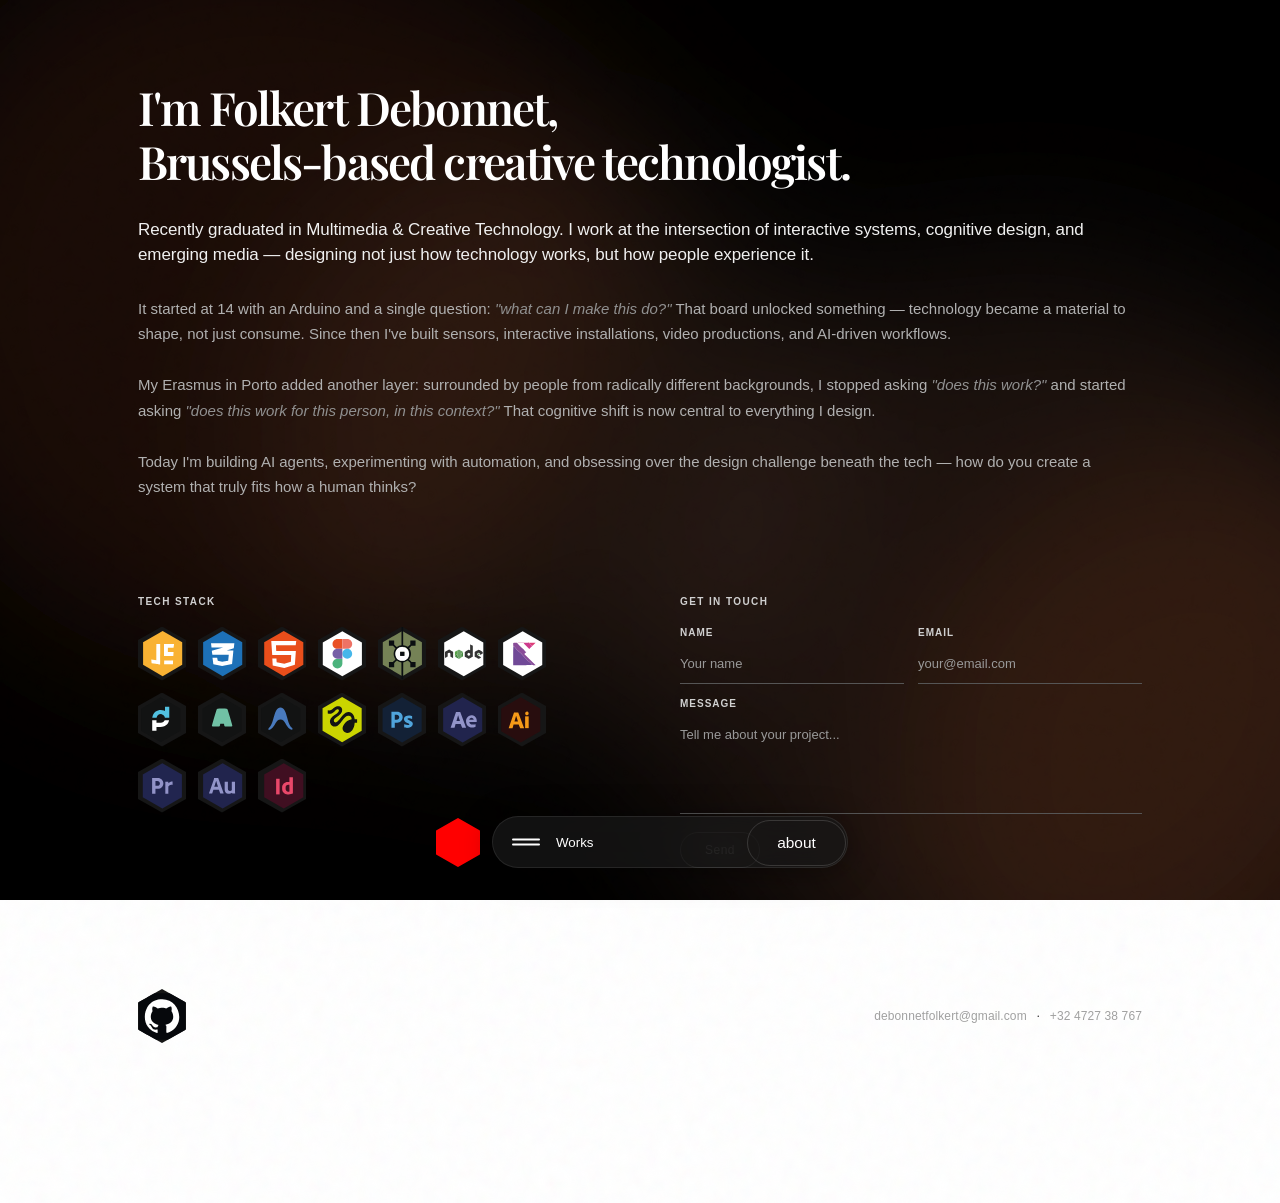
<file: About.html>
<!DOCTYPE html>
<html lang="en">

<head>
    <meta charset="UTF-8">
    <meta name="viewport" content="width=device-width, initial-scale=1.0">
    <title>About | Folkert Debonnet</title>
    <meta name="description"
        content="Folkert Debonnet — Brussels-based creative technologist. Multimedia & Creative Technology graduate with a passion for interactive systems and human-centered design.">
    <link rel="preconnect" href="https://fonts.googleapis.com">
    <link rel="preconnect" href="https://fonts.gstatic.com" crossorigin>
    <link rel="stylesheet" href="index.css">
    <link rel="stylesheet" href="about.css">
    <link rel="stylesheet" href="flare-background.css">
    <link rel="stylesheet" href="transitions.css">
    <link rel="icon" href="Tech stack/favicon.ico">
    <script src="index.js" defer></script>
</head>

<body class="page-about">

    <!-- FlareStudio Background -->
    <div class="flare-background">
        <div class="flare-blob-container">
            <div class="flare-blob flare-blob--1"></div>
            <div class="flare-blob flare-blob--2"></div>
            <div class="flare-blob flare-blob--3"></div>
            <div class="flare-blob flare-blob--4"></div>
        </div>
        <div class="flare-grain"></div>
    </div>

    <!-- SVG Filter for the liquid blur effect -->
    <svg style="position: absolute; width: 0; height: 0;" aria-hidden="true">
        <defs>
            <filter id="flare-blur" x="-50%" y="-50%" width="200%" height="200%">
                <feGaussianBlur stdDeviation="80" />
            </filter>
        </defs>
    </svg>

    <div class="page-transition-wrapper">
        <div class="about-page">

            <!-- ══════════════════════════════════════════
         BIO — Full width, spacious
    ══════════════════════════════════════════ -->
            <section class="about-bio">
                <h1 class="about-headline">
                    I'm Folkert Debonnet,<br>
                    Brussels-based creative technologist.
                </h1>
                <p class="about-subtext">
                    Recently graduated in Multimedia &amp; Creative Technology. I work at the intersection of
                    interactive systems, cognitive design, and emerging media — designing not just how technology works,
                    but how people experience it.
                </p>
                <p class="about-story">
                    It started at 14 with an Arduino and a single question: <em>"what can I make this do?"</em> That
                    board unlocked something — technology became a material to shape, not just consume. Since then I've
                    built sensors, interactive installations, video productions, and AI-driven workflows.
                    <br><br>
                    My Erasmus in Porto added another layer: surrounded by people from radically different backgrounds,
                    I stopped asking <em>"does this work?"</em> and started asking <em>"does this work for this person,
                        in this context?"</em> That cognitive shift is now central to everything I design.
                    <br><br>
                    Today I'm building AI agents, experimenting with automation, and obsessing over the design challenge
                    beneath the tech — how do you create a system that truly fits how a human thinks?
                </p>
            </section>

            <!-- ══════════════════════════════════════════
         BOTTOM ROW — Tech Stack + Get In Touch
         Side by side in a 2-column grid
    ══════════════════════════════════════════ -->
            <div class="about-bottom-row">

                <!-- Tech Stack (left) -->
                <section class="about-tech">
                    <h2 class="about-section-label">Tech Stack</h2>
                    <div class="tech-hex-grid">
                        <div class="tech-hex" title="JavaScript">
                            <svg xmlns="http://www.w3.org/2000/svg" viewBox="0 0 939.68 985.5">
                                <polygon fill="#f9b233"
                                    points="99.55 263.21 99.55 705.35 482.45 926.42 865.36 705.35 865.36 263.21 482.45 42.14 99.55 263.21" />
                                <polygon fill="#fff" fill-rule="evenodd"
                                    points="433.46 696.29 358.69 684.47 359.2 294.6 434.23 294.7 433.46 696.29" />
                                <polygon fill="#fff" fill-rule="evenodd"
                                    points="433.85 624.04 422.35 692.06 266.2 674.6 258.86 601.68 433.85 624.04" />
                                <polygon fill="#fff" fill-rule="evenodd"
                                    points="706.04 294.65 696.06 370.25 509.28 368.75 509.28 294.65 706.04 294.65" />
                                <rect fill="#fff" x="509.56" y="328.71" width="75.02" height="177.19"
                                    transform="translate(-1.32 1.73) rotate(-.18)" />
                                <polygon fill="#fff" fill-rule="evenodd"
                                    points="696.15 454.53 691.36 529.56 509.28 530.03 509.28 454.53 696.15 454.53" />
                                <polygon fill="#fff" fill-rule="evenodd"
                                    points="686.81 618.08 683.97 693.06 511.5 693.06 512.72 621.18 686.81 618.08" />
                            </svg>
                        </div>
                        <div class="tech-hex" title="CSS">
                            <svg xmlns="http://www.w3.org/2000/svg" viewBox="0 0 939.68 985.5">
                                <polygon fill="#1d71b8"
                                    points="100.33 263.21 100.33 705.35 483.24 926.42 866.15 705.35 866.15 263.21 483.24 42.14 100.33 263.21" />
                                <polygon fill="#fff" fill-rule="evenodd"
                                    points="692.32 426.43 685.4 508.88 666.73 690.59 471.97 729.38 472.37 729.41 300.63 693.94 289.43 607.14 289.13 607.34 283.25 564.35 375.14 564.81 387 626.55 472.47 646.32 472.47 645.96 590.88 622.88 602.63 508.88 281.54 507.11 270 427.74 270.57 427.74 270.57 427.74 491.57 366.11 264.88 366.33 254.64 283.66 711.84 283.66 700.46 382.25 561.6 426.43 692.32 426.43" />
                            </svg>
                        </div>
                        <div class="tech-hex" title="HTML">
                            <svg xmlns="http://www.w3.org/2000/svg" viewBox="0 0 939.68 985.5">
                                <polygon fill="#e94e1b"
                                    points="121.47 263.21 121.47 705.35 504.38 926.42 887.28 705.35 887.28 263.21 504.38 42.14 121.47 263.21" />
                                <path fill="#fff" fill-rule="evenodd"
                                    d="M741.51,431.75l-19.81,273.17-205.95,63.33-.48-1.56-.3,1.23-227.13-50.93-7.64-134.39,80.78-.05,4.11,69.9,149.45,31.51h0l129.09-39.69,6.35-131.62h-359.05v-.51l-11.61.51c0-.07-.01-.19-.02-.34-.72-12.33-19.43-272.51-19.43-272.51h489.04l-10.79,80.91h-386.18l4.84,111.03h384.75Z" />
                            </svg>
                        </div>
                        <div class="tech-hex" title="Figma">
                            <svg xmlns="http://www.w3.org/2000/svg" viewBox="0 0 939.68 985.5">
                                <polygon fill="#fff"
                                    points="93.76 266.74 93.76 708.88 476.67 929.96 859.57 708.88 859.57 266.74 476.67 45.67 93.76 266.74" />
                                <path fill="#e95025"
                                    d="M284.42,295.56c0-53.09,43.04-96.13,96.13-96.13h96.13v192.25h-96.13c-53.09,0-96.13-43.04-96.13-96.13Z" />
                                <path fill="#ee7265"
                                    d="M476.67,199.44h96.13c53.09,0,96.13,43.04,96.13,96.13s-43.04,96.13-96.13,96.13h-96.13v-192.25Z" />
                                <path fill="#46b7ea"
                                    d="M476.67,487.81c0-53.09,43.04-96.13,96.13-96.13s96.13,43.04,96.13,96.13-43.04,96.13-96.13,96.13-96.13-43.04-96.13-96.13Z" />
                                <path fill="#4cb37d"
                                    d="M284.42,680.06c0-53.09,43.04-96.13,96.13-96.13h96.13v96.13c0,53.09-43.04,96.13-96.13,96.13s-96.13-43.04-96.13-96.13Z" />
                                <path fill="#765fa6"
                                    d="M284.42,487.81c0-53.09,43.04-96.13,96.13-96.13h96.13v192.25h-96.13c-53.09,0-96.13-43.04-96.13-96.13Z" />
                            </svg>
                        </div>
                        <div class="tech-hex" title="TouchDesigner">
                            <svg xmlns="http://www.w3.org/2000/svg" viewBox="0 0 939.68 985.5">
                                <polygon fill="#758256"
                                    points="93.76 263.21 93.76 705.35 476.67 926.42 859.57 705.35 859.57 263.21 476.67 42.14 93.76 263.21" />
                                <path fill="#0a0e11"
                                    d="M492.93-77.57l.02,396.84c32.46.73,61.38,16.3,88.02,33.27,3.54.01,51.41-44.64,51.41-48.19v-73.04c0-.35,4.63-4.98,4.98-4.98h97.95v102.93h-78.02c-3.49,0-42.28,43.38-50.65,48.1,52.97,66.77,51.48,155.09-.56,222.09,10.38,5.6,47.66,48.55,54.53,48.55h74.7v102.93h-97.95c-.35,0-4.98-4.63-4.98-4.98v-76.36c0-3.4-42.92-41.11-48.63-47.65-29.22,15.14-55.92,31.06-89.39,35.8l-1.43,330.4h-33.2l-1.43-330.4c-33.24-5.37-61.63-17.48-89.4-35.95-5.86,7.17-51.94,47.48-51.94,51.12v78.02h-102.93v-102.93h78.02c3.67,0,51.61-47.8,51.59-51.47-50.97-65.09-48.59-152.65-.48-218.65-9.07-4.63-47.59-48.62-51.11-48.62h-78.02v-102.93h97.95c.35,0,4.98,4.63,4.98,4.98v76.36c0,3.41,43.03,41.09,48.62,47.8,28.89-17.69,58.88-35.71,94.13-36.2l.02-396.84c11.04-.01,22.16-.01,33.2,0ZM455.61,353.35c-170.42,23.39-141.6,288.19,35.26,270.98,178.04-17.32,151.52-296.61-35.26-270.98Z" />
                                <path fill="#fdfdfd"
                                    d="M453.81,355.22c186.78-25.63,213.3,253.67,35.26,270.98-176.86,17.2-205.68-247.6-35.26-270.98ZM517.7,447.32h-83.01v79.69h83.01v-79.69Z" />
                                <rect fill="#0a0e11" x="433.16" y="450.44" width="83.01" height="79.69" />
                            </svg>
                        </div>
                        <div class="tech-hex" title="NodeJS">
                            <svg xmlns="http://www.w3.org/2000/svg" viewBox="0 0 939.68 985.5">
                                <polygon fill="#fff"
                                    points="121.47 266.74 121.47 708.88 504.38 929.96 887.28 708.88 887.28 266.74 504.38 45.67 121.47 266.74" />
                                <path fill="#353535"
                                    d="M217.65,406.58c13.29,7.22,26.57,14.6,39.68,22.13,3.35,1.92,6.84,3.62,10.15,5.53,2.45,1.41,5.57,3.94,8.31,5.53,6.18,3.61,12.81,6.58,18.46,11.07.15,1.25,1.81,3.31,1.85,3.69.46,5.21-.1,11.24,0,16.6.11,6.12.05,12.32,0,18.44-.05,6.13.04,12.31,0,18.44-.04,5.93-.09,12.56,0,18.44.02,1.54-.03,3.07,0,4.61-1.58,2.34-1.54,7.99,0,10.14-.02,1.23.02,2.46,0,3.69-.1,5.67-.81,12.34-.92,18.44-.01.61.01,1.23,0,1.84,0,.31,0,.61,0,.92-.02,1.02-.92,2.27-.92,2.77-1.65.67-2.58.81-4.31.24-7.41-2.42-24.39-13.38-32.6-17.77-3.02-1.61-7.02-5.87-11.07-6.46-4.8-5.46-3.52-11.83-3.69-18.44-.16-6.12.02-12.32,0-18.44-.02-5.07-.04-10.17-.04-15.25,0-4.44,2.18-6.77-1.28-11.55-1.28-1.76-20.23-12.91-22.63-13.42-3.08-.65-7.49.51-9.27,3.33-2.71.38-4.94,2.43-7.38,3.69-8.59,4.41-11.37,4.44-12,14.76-.36,5.96.06,12.4,0,18.44-.06,6.13.11,12.31,0,18.44-.07,3.75.8,13.12-.92,15.68-.29.43-4.73,4.08-5.54,4.61-5.07,3.36-12.84,6.93-18.46,10.14-3.69,2.11-7.4,4.4-11.07,6.46-2.39,1.33-5.27,3.61-7.38,4.61-5.87,2.78-8.62,2.35-9.23-4.61-.5-5.75.06-12.53,0-18.44s.03-12.31,0-18.44-.01-12.31,0-18.44-.03-12.31,0-18.44c.03-6.14-.08-12.31,0-18.44.06-4.49-.88-15.02,0-18.44.51-1.98,7.15-6.08,9.23-7.38,11.94-7.45,26.32-15.08,38.76-22.13,3.71-2.11,7.38-4.39,11.07-6.46,1.64-.92,3.76-1.8,5.54-2.77,3.48-1.9,12.14-7.92,15.69-7.38Z" />
                                <path fill="#353535"
                                    d="M663.36,320.81c1.87.89,2.62,2.38,5.54,2.77,3.99,3.96,9.87,4.95,12.92,10.14v191.83c-.28,5.59,1.43,15.7-1.83,19.84l-29.54,17.97c-2.71.39-3.52,1.75-5.54,2.77-6.48,3.26-12.22,7.56-18.46,11.07-2.12,1.19-7.84,1.68-7.38,4.61-4.05.59-7.47,3.96-11.07,5.53-9.32,4.07-10.66-2.01-18.46-4.61-.41-.14-.81-.78-1.85-.92-5.11-4.01-11.01-6.92-16.61-10.14-12.2-7.03-24.75-13.66-36.91-20.29-2.02-1.1-6.7-5.91-9.23-6.46-.08-.59.12-1.32,0-1.84-.1-.44-.48-.79-.92-.92-.63-4.31.01-11,0-15.68-.01-6.14,0-12.31,0-18.44s-.04-12.31,0-18.44-.1-12.31,0-18.44c.08-4.62-.91-13.92.92-17.52,1.22-2.4,6.61-4.88,9.23-6.46,12.08-7.27,24.65-14.22,36.91-21.21,5.84-3.33,11.67-6.91,17.53-10.14.36-.2.62-.76.92-.92,5.95-3.24,11.49-7.11,18.46-4.61,1.85.66,7.68,4.21,10.15,5.53,1.65.88,8.21,7.31,10.66,3.74.98-1.43.38-18.67.41-22.18.06-6.14-.02-12.31,0-18.44s-.02-12.31,0-18.44-.04-12.31,0-18.44-1.05-30.64.48-34.1c.9-2.02,3.83-3.58,6.01-2.4,9.15,5.17,18.17,10.75,27.65,15.29ZM589.54,476.67c-2.88,1.69-12.29,4.66-12.92,7.86-.29,1.48.06,3.44,0,5.05-.21,5.94-.21,12.5,0,18.44.07,1.91-.49,4.93.45,6.47,4.14,2.47,8.32,4.92,12.47,7.36,2.08,1.22,11.45,7.08,12.67,7.26,3.01.44,4.37-2.84,5.79-3.57.41-.21,1.67,0,2.67-.53,6.15-3.29,11.93-7.28,18.11-10.53.23-4.53,1.44-29.68-.15-31.46-7.19-3.32-13.58-8.38-20.63-11.9-1.47-.73-4.18-2.59-5.61-2.33-3.8,2.02-7.58,4.09-11.35,6.17-.84.46-1.23,1.53-1.5,1.69Z" />
                                <path fill="#353535"
                                    d="M811.01,414.88c.6.33,1.25.59,1.85.92,5.47,3.05,11.26,6.16,16.61,9.22,12.03,6.88,25.24,14.7,36.91,22.13,1.91,1.22,7.29,3.63,8.31,5.53,1.42,2.68,1.1,14.72.92,18.44-.19,4.06.64,7.62-2.25,11.12-2.55,3.09-20.58,12.77-25.43,15.62-4.1,2.41-14.91,7.09-17.53,10.14-.24.28-.76.47-.92.92-2.5.42-6.67.05-7.38-2.77-.87-3.44.18-12.22,0-16.6-.09-2.15.55-5.67-.47-7.38-.5-.84-8.9-5.54-10.61-6.46-2.52-1.35-6.73-4.27-9.23-4.61-2.44-2.81-4.73-3.33-8.34-2.33-3.11.86-18.29,10.09-21.19,12.48-.81.67-1.22.77-1.85,1.84-.17.28-.84.56-.92.92-.31,1.42.07,3.86,0,5.53-.31,7.58-.18,15.48.48,23.04,1.4,3.11,18.67,10.63,22.59,12.93.31.18.56.71.92.92,5.83,3.39,11.71,6.75,17.53,10.14,10.76,6.26,21.51,12.61,32.22,18.98,2.58,2.65,1.82,3.97.08,6.85-2.4-.06-11.94,6.79-14.76,8.3-5.35,2.85-29.51,16.62-33.22,16.6-.07,0-.26-.75-.92-.92-.54-.14-1.41.17-1.85,0-7.33-2.84-19.47-11.6-27.06-15.84-3.04-1.7-7.4-3.08-9.85-4.45-.72-.4-2.03-1.84-3.69-2.77-4.91-2.75-9.84-5.55-14.76-8.3s-13.49-9.46-18.46-10.14c-.02-.6.1-1.32,0-1.84-.09-.44-.49-.8-.92-.92-.12-.56.13-1.31,0-1.84.18-28.57-.24-57.2,0-85.77,0-.31,0-.61,0-.92,0-.15.92-.99.92-1.84,6.07-3.8,12.26-7.48,18.46-11.07,3.69-2.14,7.39-4.33,11.07-6.46,2.59-1.49,5.03-3.25,7.38-4.61,7.1-4.1,14.65-7.81,21.84-11.83,4.64-2.59,10.69-7.32,15.07-9.38.39-.18,1.31.15,1.85,0,.31-.09.71-.91.92-.92,4.1-.21,11.8,5.21,15.69,7.38Z" />
                                <path fill="#6ba166"
                                    d="M811.01,487.74c.19.61.82,1.3.92,1.84.35,1.97.24,15.5-.45,16.61-.41.66-12.31,7.6-13.38,7.89-2.33.63-2.63.32-4.63-.52-3.1-1.31-8.32-6.52-12-6.46v-17.52c1.32-.5,9.12-7.08,12-8.3,6.52-2.76,11.25,5.21,17.53,6.46Z" />
                                <path fill="#58a249"
                                    d="M387.44,420.42v122.66c-9.72-13.1-15.86-30.39-24.73-43.99-.58-.88-1.06-2.47-2.48-2.12-2.6.65-23.13,41.16-27.23,46.11-3.13-4.45-1.73-11.08-1.85-16.6-.13-6.13.04-12.31,0-18.44s-.04-12.31,0-18.44c.04-6.13-.12-12.31,0-18.44.09-4.53-.5-10-.02-14.31,1.03-9.27,12.98-10.02,18.48-16.12,3.79-.88,8.85-3.25,11.07-6.46,3.29-.45,4.91-2.43,7.38-3.69,6.42-3.26,13.11-6.63,19.38-10.14Z" />
                                <path fill="#42883f"
                                    d="M387.44,543.08l23.07,44.27c-1.63.14-4.02-.32-5.54-.92-1.68-.67-5.25-3.42-7.38-4.61-3.69-2.06-7.36-4.36-11.07-6.46-6.05-3.41-12.57-6.71-18.46-10.14-1.53-.89-3.05-1.85-4.61-2.77-4.41-2.57-9.3-5.59-13.84-8.3-4.58-2.74-13.81-7.09-16.61-11.07,4.1-4.95,24.63-45.46,27.23-46.11,1.42-.35,1.91,1.24,2.48,2.12,8.87,13.6,15.01,30.89,24.73,43.99Z" />
                                <path fill="#6ba166"
                                    d="M423.43,413.96c.73.3.24,1.46,3.69,1.84-.49,2.23,1.14,1.91,2.43,2.6,4.08,2.19,8.34,4.33,12.34,6.62,12.19,6.98,24.94,13.96,36.91,21.21,3.83,2.32,5.19,3.51,8.31,6.46-2.13-.26-3.54,3.68-4.43,5.26-6.19,10.98-11.98,21.99-18.64,32.55-3.87-1.31-10.24-14.48-12.12-15.54-1.27-.71-3.04-.02-3.42,1.39l.78,88.85c-2.34,1.34-4.77,3.12-7.38,4.61-6.04,3.43-26.21,17.07-31.38,17.52l-23.07-44.27v-122.66c5.46-3.06,11.5-8.9,17.53-11.07,7.52-2.69,11.73,1.83,18.46,4.61Z" />
                                <path fill="#42883f"
                                    d="M487.11,452.7c.19.18.21.99.92.92,1.56,5.64.88,11.71.92,17.52.04,6.14-.01,12.31,0,18.44s.03,12.31,0,18.44.13,12.32,0,18.44.89,11.89-1.85,17.52c-.47,0-7.01,3.89-8.31,4.61-8.02,4.47-15.99,9.27-23.99,13.83v-75.62c2.06-2.08,6.62,5.51,6.47,7.37,2.83.79,1.88-2.3,2.75-3.69,6.66-10.56,12.45-21.57,18.64-32.55.89-1.58,2.31-5.52,4.43-5.26Z" />
                                <path fill="#58a249"
                                    d="M449.27,565.21l-.78-88.85c.37-1.41,2.15-2.1,3.42-1.39,1.88,1.05,8.25,14.23,12.12,15.54-.87,1.38.07,4.48-2.75,3.69.15-1.86-4.42-9.45-6.47-7.37v75.62c-2.01,1.14-3.83,1.79-5.54,2.77Z" />
                            </svg>
                        </div>
                        <div class="tech-hex" title="Kotlin">
                            <svg xmlns="http://www.w3.org/2000/svg" viewBox="0 0 939.68 985.5">
                                <polygon fill="#fff"
                                    points="100.33 266.74 100.33 708.88 483.24 929.96 866.15 708.88 866.15 266.74 483.24 45.67 100.33 266.74" />
                                <path fill="#704997"
                                    d="M299.91,345.59c8.61-.43,18.28,3.03,24.76,8.57,13.18,11.26,22.9,29.51,32.81,40.24,28.85,31.26,60.44,54.14,90.22,82.82,50.33,48.47,94.09,104.82,144.34,151.74,18.22,17.01,42.74,33.27,60.72,53.36,6.22,6.95,8.02,17.86,9.06,19.11,2.5,2.99,17-.7,14.92,8.17-12.77-.34-25.67.22-38.45,0-22.57-.39-45.37-.28-67.97-.04-4.33.05-11.4-1.64-14.06,2.61-86.27.04-172.65-.04-258.92.01.72-93.56-.87-187.23-.09-280.82.23-28.24,3.08-57.02,2.67-85.77Z" />
                                <path fill="#884c98"
                                    d="M376.82,273.82l-5.11,10.23c20.99-1.81,11.89.78,16.78,10.07,1.35,2.56,5.68,7.78,7.84,10.18,40.81,45.37,96.59,87.59,135.65,133.49,4.76,5.6,6.19,7.93,5.02,15.41,4.79-3.83,11.59-3.23,16.7.06-5.06,5.15-33.51,33.38-34.69,35.94-1.3,2.82-1.99,4.82,0,7.58l214.19,208.98c-.47,2.49,1.39,6.08-1.52,6.45-12.42,1.58-32.86.39-46.1-.02-3.77-.12-7.44-2.54-8.84-2.58,2.08-8.87-12.42-5.18-14.92-8.17-1.04-1.24-2.84-12.16-9.06-19.11-17.98-20.08-42.5-36.35-60.72-53.36-50.25-46.92-94.01-103.27-144.34-151.74-29.78-28.68-61.37-51.56-90.22-82.82-9.91-10.74-19.63-28.98-32.81-40.24-6.48-5.54-16.15-9-24.76-8.57-.24-16.76-1.79-28.38-2.68-44.74-.27-4.99-1.43-23.12,2.68-24.48,8.9-2.95,51.74.59,65.58.11,3.35-.12,5.86-2.66,6.2-2.67,1.71-.05,3.42.05,5.13,0Z" />
                                <path fill="#ce3a8d"
                                    d="M597.27,273.82c-.99,8.4,13.48,5.81,19.67,8.63,2.52,1.15,27.78,29.96,32.72,35.14,6.12,6.43,12.13,3.37,9.16,17.75,3.96-.63,5.88-6.32,8.99-7.67,4.99-2.16,2.89,7.33,8.93,5.1-21.09,20.71-43.12,40.65-64.09,61.52l-107.63-108.99-.02-3.79,15.35-2.55c-38.81-3.79-77.67-2.06-116.66-2.54-4.33-.05-11.39,1.64-14.06-2.61,69.03-1.45,138.57-.11,207.64,0Z" />
                                <path fill="#dd3d77"
                                    d="M597.27,273.82c46.11.07,92.32-.07,138.43.03-18.66,20.54-39.17,39.51-58.96,58.93-6.03,2.23-3.94-7.26-8.93-5.1-3.11,1.35-5.03,7.04-8.99,7.67,2.97-14.37-3.03-11.31-9.16-17.75-4.94-5.18-30.2-33.99-32.72-35.14-6.2-2.83-20.66-.24-19.67-8.63Z" />
                                <path fill="#a14593"
                                    d="M371.69,273.82c-.34.01-2.85,2.56-6.2,2.67-13.84.48-56.68-3.05-65.58-.11,22.64-5.87,48.39-.98,71.78-2.56Z" />
                            </svg>
                        </div>
                        <div class="tech-hex" title="MadMapper">
                            <svg xmlns="http://www.w3.org/2000/svg" viewBox="0 0 939.68 985.5">
                                <polygon fill="#121313"
                                    points="62.24 266.74 62.24 708.88 445.14 929.96 828.05 708.88 828.05 266.74 445.14 45.67 62.24 266.74" />
                                <path fill="#51c0df"
                                    d="M612.14,233.73v214.01h-84.55c-1.92-4.93-2.84-10.45-4.74-15.61-9.69-26.33-32.27-48.23-60.04-54.34-48.26-10.61-90.04,23.54-99.07,69.95h-84.2c3.79-47.46,28.2-93,66.44-121.26,45.89-33.92,108.68-40.68,161.78-20.3,7.18,2.75,13.98,6.32,20.87,9.65v-82.1h83.5Z" />
                                <path fill="#fefefe"
                                    d="M361.64,497.56v49.82l89.49.03c24.71-2.36,47.5-13.86,61.94-34.19,3.6-5.07,6.02-10.62,9.6-15.66h85.96c-9.1,53.06-45.53,99.38-95.45,119.61-47.32,19.18-101.57,9.02-151.54,11.6v75.08h-83.5v-205.24c0-.07.98-1.05,1.05-1.05h82.45Z" />
                            </svg>
                        </div>
                        <div class="tech-hex" title="Resolume Arena">
                            <svg xmlns="http://www.w3.org/2000/svg" viewBox="0 0 939.68 985.5">
                                <polygon fill="#121313"
                                    points="89.33 266.74 89.33 708.88 472.24 929.96 855.15 708.88 855.15 266.74 472.24 45.67 89.33 266.74" />
                                <path fill="#71c1a5"
                                    d="M454.9,268.95c-23.36,0-50.15.59-68.7,3.53-12.37,1.76-18.55,6.47-22.67,19.4-30.23,92.28-59.09,186.91-83.13,279.77-5.5,21.16-8.25,29.39-8.25,34.68,0,7.64,5.5,12.34,17.86,13.52,13.74,1.17,30.92,1.76,51.53,1.76h6.87c1.66,0,3.31-.01,4.96-.02,2.08.01,4.18.02,6.34.02h6.87c15.8,0,31.6-.59,44.66-1.76,10.99-1.18,15.12-4.11,17.17-14.69,2.06-11.17,4.81-26.45,7.56-38.79h72.14c2.75,12.34,5.5,27.62,7.56,38.79,2.06,10.58,6.18,13.52,17.18,14.69,13.05,1.17,28.85,1.76,44.66,1.76h6.87c2.16,0,4.26-.01,6.34-.02,1.65.01,3.3.02,4.96.02h6.87c20.61,0,37.79-.59,51.53-1.76,12.37-1.18,17.86-5.88,17.86-13.52,0-5.29-2.75-13.52-8.24-34.68-24.04-92.86-52.9-187.49-83.13-279.77-4.12-12.93-10.31-17.63-22.67-19.4-18.55-2.94-45.34-3.53-68.7-3.53h-34.28Z" />
                            </svg>
                        </div>
                        <div class="tech-hex" title="Antigravity">
                            <svg xmlns="http://www.w3.org/2000/svg" viewBox="0 0 939.68 985.5">
                                <polygon fill="#121313"
                                    points="62.24 263.21 62.24 705.35 445.14 926.42 828.05 705.35 828.05 263.21 445.14 42.14 62.24 263.21" />
                                <path fill="#497abd"
                                    d="M632.8,674.75c26.6,19.95,66.49,6.65,29.92-29.93-109.71-106.41-86.44-399.05-222.75-399.05s-113.04,292.64-222.75,399.05c-39.89,39.91,3.32,49.88,29.92,29.93,103.06-69.83,96.41-192.87,192.83-192.87s89.76,123.04,192.82,192.87h0Z" />
                            </svg>
                        </div>
                        <div class="tech-hex" title="Highsfield AI">
                            <svg xmlns="http://www.w3.org/2000/svg" viewBox="0 0 939.68 985.5">
                                <polygon fill="#cbd500"
                                    points="89.33 263.21 89.33 705.35 472.24 926.42 855.15 705.35 855.15 263.21 472.24 42.14 89.33 263.21" />
                                <path fill="#131414"
                                    d="M718.14,480.18h47.31v66.1h-46.34c-.36,0-1,1.09-.97,1.62-4.39,67.12-27.57,148.43-90.29,183.2-45.23,25.07-101.64,18.1-131.88-25.83-27.68-40.21-14.53-82.85,9.08-120.95,33.71-54.4,90.69-95.55,154.76-104.8,1.37-34.94-22.23-65.48-58.01-68.03-48.49-3.46-84.11,37.77-111.4,72-35.32,44.31-88.38,133.07-149.79,137.96-45.38,3.61-85.54-22.99-100.14-65.75-23.66-69.29,26.05-117.87,76.57-155.49,26.26-19.55,83.89-51.61,91.64-84.64,5.25-22.38-9.76-39.44-32.87-32.23-24.59,7.68-39.37,31.29-57.2,47.79-34.73,32.14-80.77,52.83-127.37,32.39v-62.22c6.01,1.15,11.84,2.91,17.93,3.78,64.7,9.3,85.98-51.47,138.73-72.33,68.1-26.92,140.88,5.83,123.11,87.46-7.34,33.7-41.34,67.71-67.91,88.28-23.89,18.5-75.97,48.04-88.19,74.48-7.08,15.31-6.13,35.9,7.24,47.44,34.46,29.74,76.63-22.27,96.55-46.7,45.11-55.34,101.94-151.2,183.79-146.8,72.88,3.92,110.86,78.26,115.65,143.26Z" />
                            </svg>
                        </div>
                        <div class="tech-hex" title="Adobe Photoshop">
                            <svg xmlns="http://www.w3.org/2000/svg" viewBox="0 0 939.68 985.5">
                                <polygon fill="#132136"
                                    points="89.33 269.16 89.33 711.3 472.24 932.37 855.15 711.3 855.15 269.16 472.24 48.09 89.33 269.16" />
                                <path fill="#50a4db"
                                    d="M262.96,333.4v309.18h65.6v-97.11h48.56c58.56,0,106.03-47.47,106.03-106.03h0c0-58.56-47.47-106.03-106.03-106.03h-114.15ZM367.28,487.98h-38.72v-97.11h38.72c26.82,0,48.56,21.74,48.56,48.56h0c0,26.82-21.74,48.56-48.56,48.56Z" />
                                <path fill="#50a4db"
                                    d="M667.77,413.37v61.48c-19.65-12.29-37.1-15.95-47.84-17.19-11.23-1.3-31.94-3.69-39,7.31-.39.61-3.02,4.84-2.24,10.08,1.89,12.64,21.57,17.17,41.42,26.31,18.09,8.32,49.71,22.88,58.77,48.14,9.1,25.38-8.02,51.92-10.64,55.97-20.95,32.48-60.2,37.88-77.8,40.3-34.44,4.74-62.62-4.53-77.9-11.07v-56.87c30.47,9.16,53.37,12.19,67.83,13.3,12.54.96,26.26,1.06,30.88-6.62,1.82-3.02,1.63-6.25,1.56-7.1-.81-9.22-12.44-15.08-24.35-20.9-41.77-20.4-40.81-19.12-45.04-22.14-5.89-4.2-22.75-16.55-30.23-39.12-1.97-5.94-7.89-24.7.13-44.99,7.18-18.15,21.48-27.33,29.19-32.29,46.65-29.97,114.41-8.24,125.26-4.61Z" />
                            </svg>
                        </div>
                        <div class="tech-hex" title="Adobe After Effects">
                            <svg xmlns="http://www.w3.org/2000/svg" viewBox="0 0 939.68 985.5">
                                <polygon fill="#21244d"
                                    points="100.33 269.16 100.33 711.3 483.24 932.37 866.15 711.3 866.15 269.16 483.24 48.09 100.33 269.16" />
                                <path fill="#9294c9"
                                    d="M435.34,338.35h-82.99l-104.9,303.75h76.41l19.82-70.87h100.34l28.49,70.87h78.04l-115.2-303.75ZM361.4,512.58l32.35-112.67,36.12,112.67h-68.46Z" />
                                <path fill="#9294c9"
                                    d="M669.6,530.47c29.35,0,58.71,0,88.06,0,1.08-8.34,1.86-20.25.09-34.28-.04-.32-.09-.69-.13-1.03v-4.93h-.66c-2.45-17.1-8.72-46.48-34.04-67.96-26.23-22.25-57.22-22.72-67.4-22.36-40.19,1.42-65.63,26.64-73.56,34.5-15.85,15.71-22.84,31.65-24.44,35.44-9.29,22-8.48,41.17-7.77,54.38.82,15.31,2.15,40.03,17.61,64.2,27.18,42.5,76.93,50.26,88.17,51.68,37.92,4.77,67.53-8.74,79.7-15.21.43-16.29.86-32.59,1.29-48.88-27.44,8.43-49.85,7.44-62.95,5.77-16.44-2.09-32.12-4.08-44.84-16.78-12.06-12.03-15-27.23-15.88-34.55h56.76ZM655.51,447.56c23.57,0,42.67,19.11,42.67,42.67h-85.34c0-23.57,19.11-42.67,42.67-42.67Z" />
                            </svg>
                        </div>
                        <div class="tech-hex" title="Adobe Illustrator">
                            <svg xmlns="http://www.w3.org/2000/svg" viewBox="0 0 939.68 985.5">
                                <polygon fill="#280d0e"
                                    points="62.24 269.16 62.24 711.3 445.14 932.37 828.05 711.3 828.05 269.16 445.14 48.09 62.24 269.16" />
                                <path fill="#f59918"
                                    d="M396.49,348.22h-82.99l-104.9,303.75h76.41l19.82-70.87h100.34l28.49,70.87h78.04l-115.2-303.75ZM322.55,522.44l32.35-112.67,36.12,112.67h-68.46Z" />
                                <rect fill="#f59918" x="531.05" y="420.96" width="69.65" height="231.01" />
                                <circle fill="#f59918" cx="565.87" cy="363.32" r="34.83"
                                    transform="translate(-94.63 237.06) rotate(-21.88)" />
                            </svg>
                        </div>
                        <div class="tech-hex" title="Adobe Premiere Pro">
                            <svg xmlns="http://www.w3.org/2000/svg" viewBox="0 0 939.68 985.5">
                                <polygon fill="#21254f"
                                    points="93.76 269.16 93.76 711.3 476.67 932.37 859.57 711.3 859.57 269.16 476.67 48.09 93.76 269.16" />
                                <path fill="#9293c8"
                                    d="M276.18,335.64v309.18h65.6v-97.11h48.56c58.56,0,106.03-47.47,106.03-106.03h0c0-58.56-47.47-106.03-106.03-106.03h-114.15ZM380.49,490.23h-38.72v-97.11h38.72c26.82,0,48.56,21.74,48.56,48.56h0c0,26.82-21.74,48.56-48.56,48.56Z" />
                                <path fill="#9293c8"
                                    d="M628.47,414.5c-16.69,7.49-28.04,17.53-34.62,24.34v-28.13h-58.96v234.11h58.96v-141.61c4.69-6.08,18.29-22.05,42.19-29.21,18.05-5.41,33.46-3.24,41.11-1.62v-67.62c-10.08-.26-28.38.63-48.68,9.74Z" />
                            </svg>
                        </div>
                        <div class="tech-hex" title="Adobe Audition">
                            <svg xmlns="http://www.w3.org/2000/svg" viewBox="0 0 939.68 985.5">
                                <polygon fill="#21244d"
                                    points="99.55 269.16 99.55 711.3 482.45 932.37 865.36 711.3 865.36 269.16 482.45 48.09 99.55 269.16" />
                                <path fill="#9294c9"
                                    d="M395.97,337.26c-.32-1.56-1.56-2.34-3.74-2.34h-74.37c-.27-.04-.55-.04-.82,0-1.58.23-2.68,1.69-2.46,3.27-.09,6.24-.85,12.46-2.28,18.53-.94,3.59-1.87,6.78-2.81,9.59l-93.55,268.32c-.94,3.43.15,5.15,3.27,5.15h54.73c2.64.13,5-1.64,5.61-4.21l21.98-68.42h108.05l23.86,69.36c.51,2.11,2.52,3.51,4.68,3.27h60.81c2.81,0,3.74-1.56,2.81-4.68l-105.77-297.84ZM318.38,509.45c4.36-12.47,8.81-26.03,13.33-40.7,4.52-14.66,8.96-29,13.33-43.03,3.91-12.3,7.19-24.79,9.82-37.42h.47c1.87,6.87,3.98,14.43,6.31,22.69,2.34,8.26,4.91,16.84,7.72,25.73,2.81,8.89,5.61,17.78,8.42,26.66,2.8,8.89,5.45,17.23,7.95,25.02,2.5,7.8,4.68,14.82,6.55,21.05h-73.91ZM727.2,636.03c-.31-3.11-.7-5.82-1.17-10.35-.47-4.52-.78-9.82-.93-15.9-.16-6.08-.23-13.02-.23-20.82v-178.1c.04-.27.04-.54,0-.81-.22-1.59-1.69-2.69-3.27-2.47h-55.47c-2.81,0-4.21,1.1-4.21,3.27v165c-5.66,4.05-11.87,7.27-18.43,9.59-6.27,2.4-12.93,3.59-19.65,3.51-13.1,0-24.4-3.66-30.01-10.99-5.61-7.32-8.42-17.38-8.42-30.17v-136.47c.04-.31.04-.62,0-.93-.26-1.81-1.93-3.07-3.74-2.81h-55.59c-.31-.04-.63-.04-.94,0-1.81.26-3.06,1.93-2.8,3.74v143.96c-.33,14.03,1.65,28.01,5.85,41.4,3.34,10.44,8.93,20.02,16.37,28.07,6.86,7.23,15.36,12.69,24.79,15.9,10.18,3.38,20.85,5.04,31.57,4.91,10.9-.08,21.75-1.58,32.27-4.44,12.13-3.45,23.33-9.61,32.74-18.01.03,2.06.26,4.12.7,6.14.42,2.44.96,4.86,1.64,7.25.95,2.2,3.23,3.53,5.61,3.27h50.05c2.49,0,3.58-1.24,3.27-3.74Z" />
                            </svg>
                        </div>
                        <div class="tech-hex" title="Adobe InDesign">
                            <svg xmlns="http://www.w3.org/2000/svg" viewBox="0 0 939.68 985.5">
                                <polygon fill="#400f21"
                                    points="121.47 269.16 121.47 711.3 504.38 932.37 887.28 711.3 887.28 269.16 504.38 48.09 121.47 269.16" />
                                <rect fill="#e9486a" x="354.69" y="351.15" width="68.39" height="305.77" />
                                <path fill="#e9486a"
                                    d="M614.88,320.69v96.18h-35.56c-59.04,0-106.9,47.86-106.9,106.9v29.09c0,59.49,48.55,107.37,108.04,106.91,5.78-.04,11.71-.26,17.76-.66,34.99-2.33,63.94-10.34,85.06-18.09v-320.32h-68.39ZM615.78,599.51c-6.39,1.92-14.5,3.6-23.93,3.77-.24,0-.48,0-.72.01-27.83.27-50.31-22.75-50.31-50.58v-32.84c0-27.93,22.64-50.56,50.56-50.56h23.5c.3,43.4.6,86.8.9,130.2Z" />
                            </svg>
                        </div>
                    </div>
                </section>

                <!-- Get In Touch (right) -->
                <section class="about-contact" id="contact">
                    <h2 class="about-section-label">Get In Touch</h2>
                    <form class="contact-form" id="contact-form" action="#" method="POST">
                        <div class="form-row">
                            <div class="form-group">
                                <label class="form-label" for="contact-name">Name</label>
                                <input class="form-input" id="contact-name" type="text" name="name"
                                    placeholder="Your name" autocomplete="name" required>
                            </div>
                            <div class="form-group">
                                <label class="form-label" for="contact-email">Email</label>
                                <input class="form-input" id="contact-email" type="email" name="email"
                                    placeholder="your@email.com" autocomplete="email" required>
                            </div>
                        </div>
                        <div class="form-group">
                            <label class="form-label" for="contact-message">Message</label>
                            <textarea class="form-input form-textarea" id="contact-message" name="message"
                                placeholder="Tell me about your project..." rows="4" required></textarea>
                        </div>
                        <button class="form-submit" id="contact-submit" type="submit">Send</button>
                    </form>
                </section>

            </div>

            <!-- ══════════════════════════════════════════
         FOOTER — full-bleed divider
    ══════════════════════════════════════════ -->
            <footer class="about-footer">
                <div class="footer-divider-bleed"></div>
                <div class="footer-inner">
                    <div class="footer-left">
                        <a class="footer-hex" id="footer-github" href="https://github.com" target="_blank"
                            rel="noopener" aria-label="GitHub">
                            <svg xmlns="http://www.w3.org/2000/svg" viewBox="0 0 939.68 985.5">
                                <polygon fill="#fff"
                                    points="86.93 277.91 86.93 720.05 469.84 941.12 852.75 720.05 852.75 277.91 469.84 56.83 86.93 277.91" />
                                <path fill="#06080c"
                                    d="M119.24,44.76l693.92-1c58.55,9.47,102.33,53.4,111.75,111.75l.15,682.88c-7.01,60.27-52.49,106.07-111.89,115.67l-682.88.15c-60.27-7.01-106.07-52.49-115.67-111.89V155.51c9.12-56.13,49.35-98.09,104.62-110.75ZM560.15,819.03c7.94,8.53,48.05-9.61,58.65-14.64,350.99-166.58,175.64-723.05-225.6-636.02C69.05,238.67,41.87,710.89,346.84,814.82c56.41,19.22,33.02-18.52,37.59-59.93-25.14,2.92-59.21,7.55-82.81-4.54-24.6-12.61-35.11-53.58-53.17-72.81-6.83-7.27-52.86-31.11-20.36-36.56,54.33-9.11,57.71,73.11,117.72,73.24,5.46.01,35.98-6.34,37.84-8.91,4.62-6.42,2.7-34.87,21.08-41.86-116.89-24.38-181.57-103.01-143.34-224.61,4.5-14.33,19.73-34.33,21.37-43.83,2.29-13.26-4.32-26.19-4.12-40.15.1-6.82,5.56-40.17,8.57-44.59,7.94-11.67,36.99-1.44,49.39,2.81s45.79,26.93,49.93,27.37c17.48,1.83,65.85-13.94,97.66-12.41,18.87.91,57.53,13.6,68.83,12.41,3.38-.36,31.32-19.23,41.67-23.44,42.79-17.41,62.81-24.91,66,29.57.99,16.9-5.85,36.35-3.99,48.38,1.21,7.85,14.15,24.38,18.23,34.92,45.68,118.04-17.25,209.43-136.06,231.61,1.81,13.11,13.65,15.76,16,30.67,3.85,24.39-6.34,114.39,5.28,126.88Z" />
                            </svg>
                        </a>
                    </div>
                    <div class="footer-right">
                        <span class="footer-contact-item">debonnetfolkert@gmail.com</span>
                        <span class="footer-contact-divider">·</span>
                        <span class="footer-contact-item">+32 4727 38 767</span>
                    </div>
                </div>
            </footer>

        </div>
    </div><!-- end page-transition-wrapper -->

    <!-- ── Bottom Navigation ─────────────────── -->
    <div class="nav-container">
        <div class="nav-icon-wrapper">
            <a class="nav-icon-btn" href="index.html" data-navigate>
                <svg class="nav-icon-svg" viewBox="0 0 52 52">
                    <polygon class="nav-icon-path" points="26,3 47,15 47,38 26,50 5,38 5,15" stroke-linejoin="round"
                        stroke-linecap="round" stroke-width="2" />
                </svg>
            </a>
        </div>
        <div class="nav-menu-panel">
            <ul class="nav-menu-main-list">
                <li class="nav-menu-main-item">
                    <div class="nav-menu-main-title">
                        <span>V</span><span>i</span><span>d</span><span>e</span><span>o</span><span>&nbsp;</span><span>P</span><span>r</span><span>o</span><span>d</span><span>u</span><span>c</span><span>t</span><span>i</span><span>o</span><span>n</span>
                    </div>
                    <a class="nav-menu-main-link" href="Works.html#video-production" data-navigate><span
                            class="sr-only">Video Production</span></a>
                </li>
                <li class="nav-menu-main-item">
                    <div class="nav-menu-main-title">
                        <span>G</span><span>r</span><span>a</span><span>p</span><span>h</span><span>i</span><span>c</span><span>&nbsp;</span><span>D</span><span>e</span><span>s</span><span>i</span><span>g</span><span>n</span>
                    </div>
                    <a class="nav-menu-main-link" href="Works.html#graphic-design" data-navigate><span
                            class="sr-only">Graphic Design</span></a>
                </li>
                <li class="nav-menu-main-item">
                    <div class="nav-menu-main-title">
                        <span>O</span><span>t</span><span>h</span><span>e</span><span>r</span><span>s</span>
                    </div>
                    <a class="nav-menu-main-link" href="Works.html#others" data-navigate><span
                            class="sr-only">Others</span></a>
                </li>
            </ul>
            <ul class="nav-menu-sub-list">
                <li class="nav-menu-sub-item">
                    <div class="nav-menu-sub-title">
                        <span>A</span><span>b</span><span>o</span><span>u</span><span>t</span>
                    </div>
                    <a class="nav-menu-sub-link" href="About.html" data-navigate><span class="sr-only">About</span></a>
                </li>
                <li class="nav-menu-sub-item">
                    <div class="nav-menu-sub-title">
                        <span>C</span><span>o</span><span>n</span><span>t</span><span>a</span><span>c</span><span>t</span>
                    </div>
                    <a class="nav-menu-sub-link" href="About.html#contact" data-navigate><span
                            class="sr-only">Contact</span></a>
                </li>
            </ul>
        </div>
        <div class="nav-pill-container">
            <button class="nav-menu-btn">
                <div class="nav-menu-icon" aria-hidden="true">
                    <div class="nav-menu-line top"></div>
                    <div class="nav-menu-line bottom"></div>
                </div>
                <div class="nav-menu-text">Works</div>
            </button>
            <div class="nav-contact-wrapper">
                <div class="nav-contact-inner">
                    <a class="nav-contact-link" href="About.html#contact" data-navigate><span
                            class="sr-only">contact</span></a>
                    <span class="nav-contact-label">
                        <span class="nav-contact-text visible">
                            <span>a</span><span>b</span><span>o</span><span>u</span><span>t</span>
                        </span>
                        <span class="nav-contact-text hidden">
                            <span>a</span><span>b</span><span>o</span><span>u</span><span>t</span>
                        </span>
                    </span>
                </div>
            </div>
            <div class="nav-bg-layer base"></div>
            <div class="nav-bg-layer plus-lighter"></div>
            <div class="nav-bg-layer overlay"></div>
            <div class="nav-bg-layer darken"></div>
        </div>
    </div>

</body>

</html>
</file>
<file: index.css>
/* Homepage CSS - Bottom Navigation Bar extracted from inline styles */
@import url('https://fonts.googleapis.com/css2?family=Archivo:wght@900&family=Playfair+Display:wght@400;500;600;700&display=swap');
@import url('https://fonts.googleapis.com/css2?family=Kanit:ital,wght@0,100;0,200;0,300;0,400;0,500;0,600;0,700;0,800;0,900;1,100;1,200;1,300;1,400;1,500;1,600;1,700;1,800;1,900&display=swap');
@import url('https://fonts.googleapis.com/css2?family=Outfit:wght@100..900&display=swap');

body {
    background-color: #000000;
    color: #ffffff;
    margin: 0;
    min-height: 100vh;
    overflow-x: hidden;
    position: relative;
}

body.page-home {
    background-color: #e5e5e5;
    display: block;
    /* Reset centering flex if needed, but container is fixed anyway */
}

/* Custom Dark Scrollbar - Global */
::-webkit-scrollbar {
    width: 8px;
    height: 8px;
}

::-webkit-scrollbar-track {
    background: #0f0f0f;
}

::-webkit-scrollbar-thumb {
    background: #444;
    /* Brighter thumb for clarity */
    border-radius: 10px;
    border: 2px solid #0f0f0f;
}

::-webkit-scrollbar-thumb:hover {
    background: #666;
}

/* For Firefox */
* {
    scrollbar-width: thin;
    scrollbar-color: #444 #0f0f0f;
}

/* Background Video and Overlay */
.video-background-container {
    position: fixed;
    top: 0;
    left: 0;
    width: 0vw;
    height: 0vh;
    display: none;
    /* Hidden for the new minimalist look */
    justify-content: center;
    align-items: center;
    z-index: -1;
    overflow: hidden;
    background-color: transparent;
}

#homepage-bg-video {
    height: 97vh;
    width: auto;
    aspect-ratio: 4 / 3;
    object-fit: cover;
    border-radius: 24px;
    overflow: hidden;
}



.site-title-wrapper {
    display: flex;
    flex-direction: column;
    align-items: center;
    justify-content: center;
    text-align: center;
    width: 100%;
    max-width: 1200px;
    padding: 0 32px;
    box-sizing: border-box;
    z-index: 500;
    animation: revealFromBottom 1.2s cubic-bezier(0.16, 1, 0.3, 1) forwards;
}

.hero-matte-container {
    position: fixed;
    top: 50%;
    left: 50%;
    transform: translate(-50%, 42%);
    width: 100%;
    height: auto;
    padding: 60px 35px 180px;
    background-color: rgba(18, 18, 18, 0.7);
    backdrop-filter: blur(20px);
    border: 1px solid rgba(255, 255, 255, 0.1);
    border-radius: 32px;
    display: flex;
    flex-direction: column;
    justify-content: center;
    align-items: center;
    z-index: 50;
    box-shadow: 0 20px 60px rgba(0, 0, 0, 0.5);
    transition: all 0.6s cubic-bezier(0.16, 1, 0.3, 1);
}

.site-main-title {
    font-size: 70px;
    font-family: 'Kanit', sans-serif;
    font-weight: 300;
    line-height: 0.85;
    color: #ffffff;
    text-transform: uppercase;
    letter-spacing: -0.06em;
    transform: scaleX(1.4);
    transform-origin: center;
    margin-bottom: 1px;
    white-space: nowrap;
    text-align: center;
    display: inline-block;
    -webkit-font-smoothing: antialiased;
}

.site-sub-title {
    font-size: 40px;
    font-family: Saans, Arial, sans-serif;
    font-weight: 500;
    line-height: 1;
    color: #a0a0a0;
    text-align: center;
    letter-spacing: -0.04em;
    margin-top: 16px;
    white-space: nowrap;
    opacity: 0.8;
}

.nav-container {
    align-items: stretch;
    box-sizing: border-box;
    display: flex;
    font-family: Saans, Arial, sans-serif;
    font-size: 15.4464px;
    height: 52px;
    justify-content: center;
    position: fixed;
    bottom: 32px;
    left: 50%;
    transform: translateX(-50%);
    width: calc(100% - 32px);
    /* Protects from edge squishing */
    max-width: 416px;
    margin: 0;
    z-index: 1000;
    -webkit-font-smoothing: antialiased;
}

/* Floating SVG Icon Wrapper Element */
.nav-icon-wrapper {
    align-items: center;
    box-sizing: border-box;
    display: flex;
    height: 52px;
    justify-content: center;
    position: relative;
    width: 52px;
    flex-shrink: 0;
    margin-right: 8px;
    /* Fixed spacing from pill container */
    transition: width 0.6s cubic-bezier(0.65, 0, 0, 1), margin 0.6s cubic-bezier(0.65, 0, 0, 1), color 0.2s ease, transform 0.6s cubic-bezier(0.65, 0, 0, 1), opacity 0.4s ease;
    color: #ffffff;
    transform-origin: center center;
    /* This ensures perfect in-place rotation */
}

.nav-container:not(.is-expanded) .nav-icon-wrapper:hover {
    /* Aggressive Bezier curve for dramatic speed ramp in the middle */
    animation: flip-spin 1.2s cubic-bezier(0.85, 0, 0.15, 1) forwards;
}

@keyframes flip-spin {
    0% {
        transform: rotate(0deg) scale(1);
    }

    50% {
        transform: rotate(180deg) scale(0.6);
    }

    100% {
        transform: rotate(360deg) scale(1);
    }
}

.nav-icon-btn {
    align-items: center;
    cursor: pointer;
    display: inline-block;
    height: 52px;
    justify-content: center;
    position: relative;
    width: 52px;
}

.nav-icon-svg {
    display: block;
    fill: none;
    height: 52px;
    position: absolute;
    width: 52px;
    stroke: currentColor;
    stroke-width: 1.5;
}

.nav-icon-path {
    fill: currentColor;
}

/* Pill Container Background */
.nav-pill-container {
    align-items: stretch;
    backdrop-filter: blur(20px);
    background-color: rgba(18, 18, 18, 0.7);
    border: 1px solid rgba(255, 255, 255, 0.1);
    box-shadow: 0 4px 32px rgba(0, 0, 0, 0.4);
    border-radius: 818px;
    box-sizing: border-box;
    display: flex;
    height: 52px;
    justify-content: space-between;
    padding: 3px;
    position: relative;
    flex-grow: 1;
    width: auto;
    z-index: 1;
}

/* Menu Button */
.nav-menu-btn {
    align-items: center;
    appearance: button;
    background: transparent;
    border: none;
    border-radius: 818px;
    color: inherit;
    column-gap: 16px;
    cursor: pointer;
    display: flex;
    height: 44px;
    justify-content: flex-start;
    padding: 16px;
    position: relative;
    text-align: start;
    transition: gap 0.6s cubic-bezier(0.65, 0, 0, 1), color 0.2s ease;
    width: 116.781px;
    z-index: 10;
}

.nav-menu-btn:hover {
    background-color: rgba(255, 255, 255, 0.06);
}

.nav-menu-icon {
    align-items: center;
    display: flex;
    flex-direction: column;
    height: 5px;
    justify-content: center;
    position: relative;
    width: 28px;
}

.nav-menu-line {
    background-color: currentColor;
    border-radius: 2px;
    height: 1.5px;
    position: absolute;
    transition: transform 0.6s cubic-bezier(0.65, 0, 0, 1);
    width: 28px;
}

.nav-menu-line.top {
    transform: translateY(2.5px);
}

.nav-menu-line.bottom {
    transform: translateY(-2.5px);
}

.nav-menu-text {
    font-weight: 500;
    display: inline-block;
    overflow: hidden;
    position: relative;
}

.nav-menu-text span {
    display: inline-block;
    transition: transform 0.3s cubic-bezier(0.16, 1, 0.3, 1);
}

.nav-menu-btn:hover .nav-menu-text span {
    transform: translateY(-100%);
}

.nav-menu-btn:hover .nav-menu-text span:nth-child(1) {
    transition-delay: 0s;
}

.nav-menu-btn:hover .nav-menu-text span:nth-child(2) {
    transition-delay: 0.02s;
}

.nav-menu-btn:hover .nav-menu-text span:nth-child(3) {
    transition-delay: 0.04s;
}

.nav-menu-btn:hover .nav-menu-text span:nth-child(4) {
    transition-delay: 0.06s;
}

.nav-menu-btn:hover .nav-menu-text span:nth-child(5) {
    transition-delay: 0.08s;
}

/* Contact Section */
.nav-contact-wrapper {
    height: 44px;
    position: relative;
    width: 96.9688px;
    z-index: 10;
}

.nav-contact-inner {
    align-items: center;
    border-radius: 818px;
    column-gap: 4px;
    display: inline-flex;
    height: 44px;
    justify-content: center;
    position: relative;
    width: 96.9688px;
    border: 1px solid rgba(255, 255, 255, 0.15);
}

.nav-contact-inner:hover {
    background-color: rgba(255, 255, 255, 0.06);
}

.nav-contact-link {
    border-radius: 818px;
    cursor: pointer;
    display: block;
    height: 100%;
    position: absolute;
    width: 100%;
    z-index: 3;
}

.sr-only {
    clip: rect(0, 0, 0, 0);
    height: 1px;
    overflow: hidden;
    position: absolute;
    width: 1px;
}

.nav-contact-label {
    cursor: pointer;
    display: flex;
    align-items: center;
    font-weight: 500;
    height: 44px;
    padding: 0 20px;
    /* modified for flex centering */
    position: relative;
    z-index: 1;
    overflow: hidden;
}

/* Background Layers for advanced blend modes */
.nav-bg-layer {
    border-radius: 818px;
    height: 100%;
    width: 100%;
    pointer-events: none;
    position: absolute;
    top: 0;
    left: 0;
}

.nav-bg-layer.base {
    z-index: 1;
}

.nav-bg-layer.plus-lighter {
    mix-blend-mode: plus-lighter;
    z-index: 4;
}

.nav-bg-layer.overlay {
    mix-blend-mode: overlay;
    background: rgba(255, 255, 255, 0.05);
    /* Added slight texture */
    z-index: 5;
}

.nav-bg-layer.darken {
    mix-blend-mode: darken;
    z-index: 6;
}

/* Expanded Menu Panel */
.nav-menu-panel {
    align-items: flex-start;
    border-radius: 24px;
    bottom: 100%;
    left: 0;
    box-sizing: border-box;
    display: flex;
    flex-direction: column;
    justify-content: flex-start;
    padding: 24px 32px;
    position: absolute;
    row-gap: 18.8928px;
    width: 100%;
    background-color: rgba(14, 14, 14, 0.9);
    backdrop-filter: blur(20px);
    border: 1px solid rgba(255, 255, 255, 0.08);
    box-shadow: 0 10px 40px rgba(0, 0, 0, 0.5);
    margin-bottom: 20px;
    z-index: 20;

    /* Animation states */
    opacity: 0;
    visibility: hidden;
    transform: translateY(20px);
    pointer-events: none;
    transition: opacity 0.4s ease, transform 0.6s cubic-bezier(0.65, 0, 0, 1), visibility 0.4s;
}

/* Main Menu List */
.nav-menu-main-list {
    box-sizing: border-box;
    list-style: none;
    margin: 0;
    padding: 0;
    width: 352px;
}

.nav-menu-main-item {
    border-bottom: 1px solid rgba(255, 255, 255, 0.08);
    box-sizing: border-box;
    display: block;
    padding: 16px 0;
    position: relative;
    width: 352px;
}

.nav-menu-main-title {
    font-size: 21.7857px;
    font-weight: 500;
    color: #ffffff;
    display: inline-block;
    overflow: hidden;
    position: relative;
}

.nav-menu-main-title span {
    display: inline-block;
    transition: transform 0.3s cubic-bezier(0.16, 1, 0.3, 1);
}

.nav-menu-main-item:hover .nav-menu-main-title span {
    transform: translateY(-100%);
}

.nav-menu-main-item:hover .nav-menu-main-title span:nth-child(1) {
    transition-delay: 0s;
}

.nav-menu-main-item:hover .nav-menu-main-title span:nth-child(2) {
    transition-delay: 0.02s;
}

.nav-menu-main-item:hover .nav-menu-main-title span:nth-child(3) {
    transition-delay: 0.04s;
}

.nav-menu-main-item:hover .nav-menu-main-title span:nth-child(4) {
    transition-delay: 0.06s;
}

.nav-menu-main-item:hover .nav-menu-main-title span:nth-child(5) {
    transition-delay: 0.08s;
}

.nav-menu-main-item:hover .nav-menu-main-title span:nth-child(6) {
    transition-delay: 0.1s;
}

.nav-menu-main-item:hover .nav-menu-main-title span:nth-child(7) {
    transition-delay: 0.12s;
}

.nav-menu-main-item:hover .nav-menu-main-title span:nth-child(8) {
    transition-delay: 0.14s;
}

.nav-menu-main-item:hover .nav-menu-main-title span:nth-child(9) {
    transition-delay: 0.16s;
}

.nav-menu-main-item:hover .nav-menu-main-title span:nth-child(10) {
    transition-delay: 0.18s;
}

.nav-menu-main-item:hover .nav-menu-main-title span:nth-child(11) {
    transition-delay: 0.2s;
}

.nav-menu-main-item:hover .nav-menu-main-title span:nth-child(12) {
    transition-delay: 0.22s;
}

.nav-menu-main-item:hover .nav-menu-main-title span:nth-child(13) {
    transition-delay: 0.24s;
}

.nav-menu-main-item:hover .nav-menu-main-title span:nth-child(14) {
    transition-delay: 0.26s;
}

.nav-menu-main-item:hover .nav-menu-main-title span:nth-child(15) {
    transition-delay: 0.28s;
}

.nav-menu-sub-title {
    color: rgba(255, 255, 255, 0.35);
    font-size: 15.4464px;
    font-weight: 500;
    display: inline-block;
    overflow: hidden;
    position: relative;
}

.nav-menu-sub-title span {
    display: inline-block;
    transition: transform 0.3s cubic-bezier(0.16, 1, 0.3, 1);
}

.nav-menu-sub-item:hover .nav-menu-sub-title span {
    transform: translateY(-100%);
}

.nav-menu-sub-item:hover .nav-menu-sub-title span:nth-child(1) {
    transition-delay: 0s;
}

.nav-menu-sub-item:hover .nav-menu-sub-title span:nth-child(2) {
    transition-delay: 0.02s;
}

.nav-menu-sub-item:hover .nav-menu-sub-title span:nth-child(3) {
    transition-delay: 0.04s;
}

.nav-menu-sub-item:hover .nav-menu-sub-title span:nth-child(4) {
    transition-delay: 0.06s;
}

.nav-menu-sub-item:hover .nav-menu-sub-title span:nth-child(5) {
    transition-delay: 0.08s;
}

.nav-menu-sub-item:hover .nav-menu-sub-title span:nth-child(6) {
    transition-delay: 0.1s;
}

.nav-menu-sub-item:hover .nav-menu-sub-title span:nth-child(7) {
    transition-delay: 0.12s;
}

.nav-menu-main-link {
    bottom: 0px;
    cursor: pointer;
    display: block;
    height: 100%;
    position: absolute;
    width: 100%;
    z-index: 3;
}

/* Sub Menu List */
.nav-menu-sub-list {
    align-items: center;
    box-sizing: border-box;
    display: flex;
    flex-wrap: wrap;
    gap: 8px;
    list-style: none;
    margin: 0;
    padding: 0;
    width: 100%;
}

.nav-menu-sub-item {
    box-sizing: border-box;
    display: block;
    padding: 8px;
    position: relative;
}

.nav-menu-sub-title {
    color: rgba(255, 255, 255, 0.35);
    font-size: 15.4464px;
    font-weight: 500;
}

.nav-menu-sub-link {
    bottom: 0px;
    cursor: pointer;
    display: block;
    height: 100%;
    position: absolute;
    width: 100%;
    z-index: 3;
}

/* --- JS Expansion States --- */
.nav-container.is-expanded .nav-icon-wrapper {
    transform: scale(0);
    opacity: 0;
    width: 0px;
    margin-right: 0px;
    /* closes the gap triggering flex-grow logic on the pill */
    pointer-events: none;
}

.nav-container.is-expanded .nav-menu-btn {
    gap: 0;
}

.nav-container.is-expanded .nav-menu-line.top {
    transform: translateY(0) rotate(45deg);
}

.nav-container.is-expanded .nav-menu-line.bottom {
    transform: translateY(0) rotate(-45deg);
}

.nav-container.is-expanded .nav-menu-panel {
    opacity: 1;
    visibility: visible;
    transform: translateY(0);
    pointer-events: auto;
}

/* --- Rolling Text Animation --- */
.nav-contact-text {
    display: flex;
}

.nav-contact-text span {
    display: inline-block;
    transition: transform 0.4s cubic-bezier(0.65, 0, 0, 1);
    height: 44px;
    line-height: 44px;
    /* Forces translate(100%) to push it completely out of bounds! */
}

.nav-contact-text.hidden {
    position: absolute;
    left: 20px;
}

.nav-contact-text.hidden span {
    transform: translateY(100%);
}

.nav-contact-inner:hover .nav-contact-text.visible span {
    transform: translateY(-100%);
}

.nav-contact-inner:hover .nav-contact-text.hidden span {
    transform: translateY(0);
}

/* Add CSS staggered delay on hover only for smooth snap-back resetting! */
.nav-contact-inner:hover .nav-contact-text span:nth-child(1) {
    transition-delay: 0.0s;
}

.nav-contact-inner:hover .nav-contact-text span:nth-child(2) {
    transition-delay: 0.02s;
}

.nav-contact-inner:hover .nav-contact-text span:nth-child(3) {
    transition-delay: 0.04s;
}

.nav-contact-inner:hover .nav-contact-text span:nth-child(4) {
    transition-delay: 0.06s;
}

.nav-contact-inner:hover .nav-contact-text span:nth-child(5) {
    transition-delay: 0.08s;
}

.nav-contact-inner:hover .nav-contact-text span:nth-child(6) {
    transition-delay: 0.1s;
}

.nav-contact-inner:hover .nav-contact-text span:nth-child(7) {
    transition-delay: 0.12s;
}

/* ─── Responsive ─────────────────────────────────────────────────────────── */

@media (max-width: 768px) {
    .site-main-title {
        font-size: 48px;
        margin-bottom: 16px;
    }

    .site-sub-title {
        font-size: 24px;
        margin-top: 12px;
    }

    .site-title-wrapper {
        padding: 0 24px;
    }
}

@media (max-width: 480px) {
    .site-main-title {
        font-size: 30px;
        margin-bottom: 6px;
    }

    .site-sub-title {
        font-size: 18px;
        margin-top: 10px;
    }

    .site-title-wrapper {
        padding: 0 20px;
    }

    .hero-matte-container {
        transform: translate(-50%, 56%);
    }
}
</file>
<file: about.css>
/* about.css — Spacious bio, side-by-side tech+contact, full-bleed divider */

/* ─── Page Wrapper ───────────────────────────────────────────────────────── */

.about-page {
    width: 100%;
    max-width: 1100px;
    margin: 0 auto;
    padding: 80px 48px 60px;
    box-sizing: border-box;
    display: flex;
    flex-direction: column;
    gap: 96px;
    background-color: transparent;
    min-height: 100vh;
}

body.page-about {
    background-color: transparent;
    display: flex;
    justify-content: center;
    overflow-x: hidden; /* Prevent horizontal overflow from bleed elements */
}

/* ─── Animations ─────────────────────────────────────────────────────────── */

@keyframes revealFromBottom {
    from {
        opacity: 0;
        transform: translateY(28px);
    }

    to {
        opacity: 1;
        transform: translateY(0);
    }
}

/* ─── Bio — Full width, spacious ─────────────────────────────────────────── */

.about-bio {
    display: flex;
    flex-direction: column;
    gap: 28px;
    width: 100%;
    max-width: none;
    animation: revealFromBottom 1s cubic-bezier(0.16, 1, 0.3, 1) both;
}

.about-headline {
    font-size: 46px;
    font-family: 'Playfair Display', Didot, 'Bodoni MT', serif;
    font-weight: 600;
    line-height: 1.18;
    letter-spacing: -0.04em;
    color: #ffffff;
    margin: 0;
    width: 100%;
    box-sizing: border-box;
}

.about-subtext {
    font-size: 17px;
    font-family: Saans, Arial, sans-serif;
    font-weight: 500;
    line-height: 1.5;
    letter-spacing: -0.005em;
    color: #f0f0f0;
    margin: 0;
    max-width: 1100px;
    box-sizing: border-box;
}

.about-story {
    font-size: 15px;
    font-family: Saans, Arial, sans-serif;
    font-weight: 400;
    line-height: 1.7;
    letter-spacing: 0em;
    color: #b0b0b0;
    margin: 0;
    width: 100%;
    box-sizing: border-box;
}

.about-story em {
    font-style: italic;
    color: #909090;
}

/* ─── Shared Section Label ───────────────────────────────────────────────── */

.about-section-label {
    font-size: 10px;
    font-family: Saans, Arial, sans-serif;
    font-weight: 600;
    letter-spacing: 0.14em;
    text-transform: uppercase;
    color: #d0d0d0;
    margin: 0 0 20px 0;
}

/* ─── Bottom Row — Tech Stack + Contact side by side ────────────────────── */

.about-bottom-row {
    display: grid;
    grid-template-columns: 1fr 1fr;
    column-gap: 80px;
    align-items: start;
    animation: revealFromBottom 1s cubic-bezier(0.16, 1, 0.3, 1) 0.15s both;
}

.about-contact {
    scroll-margin-top: 40px;
}

/* ─── Tech Stack ─────────────────────────────────────────────────────────── */

.tech-hex-grid {
    display: flex;
    flex-wrap: wrap;
    gap: 12px;
}

.tech-hex {
    width: 48px;
    height: 54px;
    clip-path: polygon(50% 0%, 100% 25%, 100% 75%, 50% 100%, 0% 75%, 0% 25%);
    background-color: #161616;
    display: flex;
    align-items: center;
    justify-content: center;
    cursor: default;
    transition: background-color 0.25s ease, transform 0.25s ease;
}

.tech-hex:hover {
    background-color: #444444;
    transform: translateY(-3px);
}

.tech-hex svg {
    width: 100%;
    height: 100%;
    display: block;
}

/* ─── Contact Form ──────────────────────────────────────────────────────── */

.contact-form {
    display: flex;
    flex-direction: column;
    gap: 14px;
    max-width: 100%;
}

.form-row {
    display: flex;
    gap: 14px;
}

.form-group {
    display: flex;
    flex-direction: column;
    gap: 6px;
    flex: 1;
}

.form-label {
    font-size: 10px;
    font-family: Saans, Arial, sans-serif;
    font-weight: 600;
    letter-spacing: 0.1em;
    text-transform: uppercase;
    color: #d0d0d0;
}

.form-input {
    background-color: transparent;
    border: none;
    border-bottom: 1px solid #555555;
    border-radius: 0;
    color: #e0e0e0;
    font-family: Saans, Arial, sans-serif;
    font-size: 13px;
    font-weight: 400;
    line-height: 1.5;
    padding: 10px 0;
    outline: none;
    width: 100%;
    box-sizing: border-box;
    transition: border-color 0.2s ease;
    resize: none;
}

.form-input::placeholder {
    color: #999999;
}

.form-input:focus {
    border-bottom-color: #444444;
}

.form-textarea {
    min-height: 80px;
}

.form-submit {
    align-self: flex-start;
    background: transparent;
    border: 1px solid #777777;
    border-radius: 100px;
    color: #cccccc;
    cursor: pointer;
    font-family: Saans, Arial, sans-serif;
    font-size: 12px;
    font-weight: 500;
    letter-spacing: 0.04em;
    padding: 10px 24px;
    transition: border-color 0.2s ease, color 0.2s ease, transform 0.2s ease;
    margin-top: 4px;
}

.form-submit:hover {
    border-color: #aaaaaa;
    color: #ffffff;
    transform: translateY(-1px);
}

/* ─── Footer ─────────────────────────────────────────────────────────────── */

.about-footer {
    animation: revealFromBottom 1s cubic-bezier(0.16, 1, 0.3, 1) 0.3s both;
    padding-bottom: 100px;
}

/* Full-bleed divider: break out of max-width container */
.footer-divider-bleed {
    width: 200%;
    height: 1px;
    background-color: rgba(255, 255, 255, 0.06);
    margin-left: -50%;
    margin-bottom: 24px;
}

.footer-inner {
    display: flex;
    align-items: center;
    justify-content: space-between;
}

.footer-left {
    display: flex;
    align-items: center;
}

.footer-hex {
    display: flex;
    align-items: center;
    justify-content: center;
    width: 48px;
    height: 54px;
    clip-path: polygon(50% 0%, 100% 25%, 100% 75%, 50% 100%, 0% 75%, 0% 25%);
    background-color: #161616;
    color: #a0a0a0;
    text-decoration: none;
    transition: background-color 0.2s ease, color 0.2s ease, transform 0.2s ease;
}

.footer-hex:hover {
    background-color: #222222;
    color: #ffffff;
    transform: translateY(-2px);
}

.footer-right {
    display: flex;
    align-items: center;
    gap: 10px;
}

.footer-contact-item {
    font-family: Saans, Arial, sans-serif;
    font-size: 12px;
    font-weight: 400;
    color: #a0a0a0;
    letter-spacing: 0.01em;
}

.footer-contact-divider {
    color: #2a2a2a;
    font-size: 12px;
}

/* ─── Responsive ─────────────────────────────────────────────────────────── */

@media (max-width: 900px) {
    .about-page {
        padding: 100px 28px 60px;
        gap: 64px;
    }

    .about-headline {
        font-size: 32px;
    }

    .about-bottom-row {
        grid-template-columns: 1fr;
        row-gap: 56px;
    }

    .form-row {
        flex-direction: column;
    }

    .footer-inner {
        flex-direction: column;
        align-items: flex-start;
        gap: 16px;
    }
}
</file>
<file: flare-background.css>
/* ─── FlareStudio Editorial Background ───────────────────────────────────────
   Subtle, animated liquid gradient with SVG blur and analog film grain.
   ────────────────────────────────────────────────────────────────────────── */

:root {
    --flare-orange: #FF6F22;
    --flare-coral: #FFA07A;
    --flare-black: #000000;
    --flare-opacity: 0.1;
}

.page-home {
    --flare-opacity: 0.2;
}

.flare-background {
    position: fixed;
    top: 0;
    left: 0;
    width: 100vw;
    height: 100vh;
    background-color: var(--flare-black);
    z-index: -2;
    overflow: hidden;
    pointer-events: none;
}

/* ─── Moving Blobs ───────────────────────────────────────────────────────── */

.flare-blob-container {
    position: absolute;
    width: 100%;
    height: 100%;
    filter: url(#flare-blur);
}

.flare-blob {
    position: absolute;
    width: 60vw;
    height: 60vw;
    border-radius: 50%;
    opacity: var(--flare-opacity);
    mix-blend-mode: screen;
    will-change: transform;
}

.flare-blob--1 {
    background: var(--flare-orange);
    top: -10%;
    left: -10%;
    animation: drift-1 40s ease-in-out infinite alternate;
}

.flare-blob--2 {
    background: var(--flare-coral);
    bottom: -15%;
    right: -10%;
    animation: drift-2 35s ease-in-out infinite alternate;
}

.flare-blob--3 {
    background: var(--flare-orange);
    top: 50%;
    right: -20%;
    width: 50vw;
    height: 50vw;
    animation: drift-3 45s ease-in-out infinite alternate;
}

.flare-blob--4 {
    background: var(--flare-coral);
    bottom: 20%;
    left: 20%;
    width: 45vw;
    height: 45vw;
    opacity: calc(var(--flare-opacity) * 0.8);
    animation: drift-4 38s ease-in-out infinite alternate;
}

/* ─── Animations ─────────────────────────────────────────────────────────── */

@keyframes drift-1 {
    0% {
        transform: translate(0, 0) scale(1);
    }

    100% {
        transform: translate(20vw, 15vh) scale(1.2);
    }
}

@keyframes drift-2 {
    0% {
        transform: translate(0, 0) scale(1.1);
    }

    100% {
        transform: translate(-15vw, -20vh) scale(0.9);
    }
}

@keyframes drift-3 {
    0% {
        transform: translate(0, 0) scale(1);
    }

    100% {
        transform: translate(-25vw, -10vh) scale(1.3);
    }
}

@keyframes drift-4 {
    0% {
        transform: translate(0, 0) scale(1.2);
    }

    100% {
        transform: translate(15vw, 15vh) scale(1);
    }
}

/* ─── Film Grain Overlay ─────────────────────────────────────────────────── */

.flare-grain {
    position: fixed;
    top: -50%;
    left: -50%;
    width: 200%;
    height: 200%;
    background-image: url("data:image/svg+xml,%3Csvg viewBox='0 0 200 200' xmlns='http://www.w3.org/2000/svg'%3E%3Cfilter id='noiseFilter'%3E%3CfeTurbulence type='fractalNoise' baseFrequency='0.65' numOctaves='3' stitchTiles='stitch'/%3E%3C/filter%3E%3Crect width='100%25' height='100%25' filter='url(%23noiseFilter)'/%3E%3C/svg%3E");
    opacity: 0.04;
    pointer-events: none;
    z-index: 10000;
    animation: grain-dance 0.5s steps(3) infinite;
    mix-blend-mode: overlay;
    will-change: transform;
}

@keyframes grain-dance {

    0%,
    100% {
        transform: translate(0, 0);
    }

    10% {
        transform: translate(-5%, -10%);
    }

    20% {
        transform: translate(-15%, 5%);
    }

    30% {
        transform: translate(7%, -25%);
    }

    40% {
        transform: translate(-5%, 25%);
    }

    50% {
        transform: translate(-15%, 10%);
    }

    60% {
        transform: translate(15%, 0%);
    }

    70% {
        transform: translate(0%, 15%);
    }

    80% {
        transform: translate(3%, 35%);
    }

    90% {
        transform: translate(-10%, 10%);
    }
}
</file>
<file: transitions.css>
/* ─── Page Slide Transitions (CSS View Transitions API) ────────────────────
   Targets hardware-accelerated transforms for maximum performance.
   ────────────────────────────────────────────────────────────────────────── */

@keyframes slideInFromRight {
    from { transform: translate3d(100%, 0, 0); opacity: 0; }
    to   { transform: translate3d(0, 0, 0);   opacity: 1; }
}

@keyframes slideOutToLeft {
    from { transform: translate3d(0, 0, 0);    opacity: 1; }
    to   { transform: translate3d(-100%, 0, 0); opacity: 0; }
}

@keyframes slideInFromLeft {
    from { transform: translate3d(-100%, 0, 0); opacity: 0; }
    to   { transform: translate3d(0, 0, 0);    opacity: 1; }
}

@keyframes slideOutToRight {
    from { transform: translate3d(0, 0, 0);   opacity: 1; }
    to   { transform: translate3d(100%, 0, 0); opacity: 0; }
}

/* Native View Transitions API */
::view-transition-old(root) {
    animation: slideOutToLeft 0.5s cubic-bezier(0.76, 0, 0.24, 1) both;
    will-change: transform, opacity;
}

::view-transition-new(root) {
    animation: slideInFromRight 0.5s cubic-bezier(0.76, 0, 0.24, 1) both;
    will-change: transform, opacity;
}

/* CSS fallback for browsers without View Transitions */
.page-transition-wrapper {
    will-change: transform, opacity;
    animation: pageEnter 0.55s cubic-bezier(0.16, 1, 0.3, 1) both;
}

@keyframes pageEnter {
    from { opacity: 0; transform: translate3d(40px, 0, 0); }
    to   { opacity: 1; transform: translate3d(0, 0, 0); }
}
</file>
